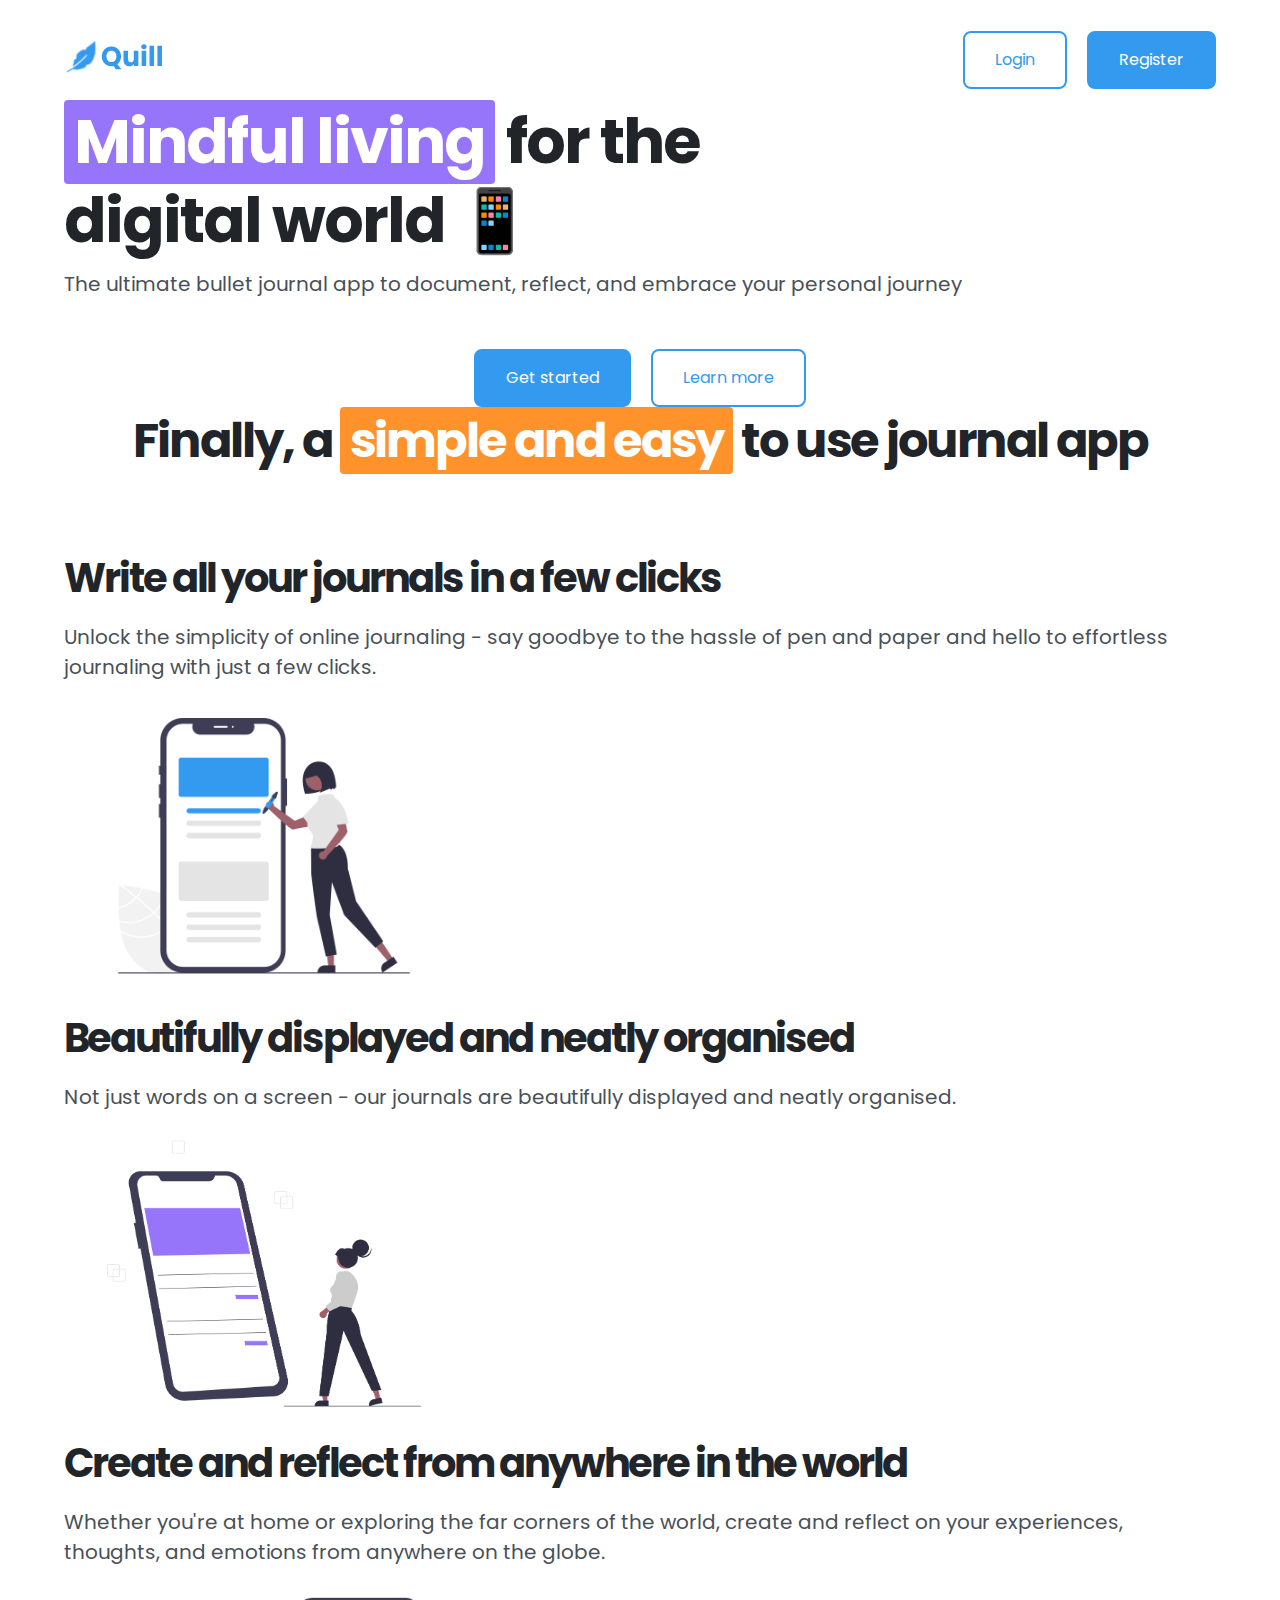
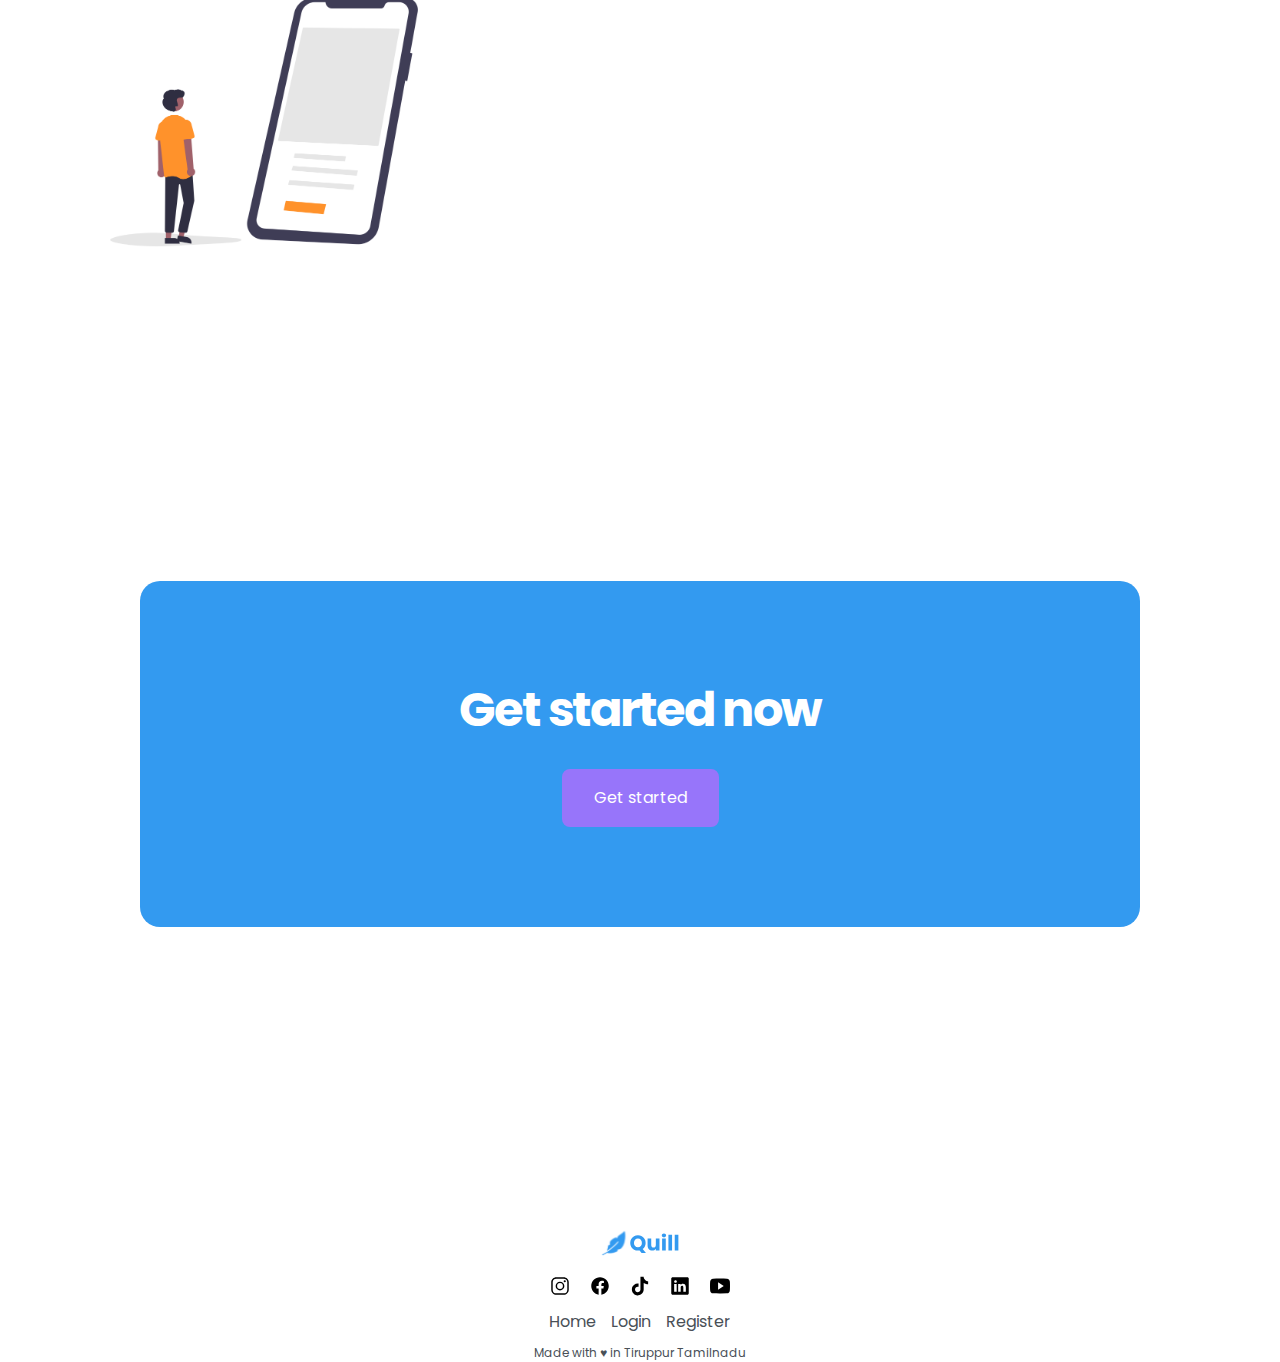
<file: index.html>
<!DOCTYPE html>
<html lang="en">
<head>
  <meta charset="UTF-8">
  <link rel="preconnect" href="https://fonts.googleapis.com">
  <link rel="preconnect" href="https://fonts.gstatic.com" crossorigin>
  <link href="https://fonts.googleapis.com/css2?family=Poppins:ital,wght@0,100;0,200;0,300;0,400;0,500;0,600;0,700;0,800;0,900;1,100;1,200;1,300;1,400;1,500;1,600;1,700;1,800;1,900&display=swap" rel="stylesheet">
  <link rel="stylesheet" href="app.css">
  <title>Paperly</title>
</head>
<body>
  <div class="container">
    <header>
      <nav class="navbar">
        <!-- NAVIGATION -->
        <a href="index.html"><img class="logo-pm" src="images/quill.svg" alt="quill logo"></a> 
        <ul class="header-button">
          <li><a class="btn btn-primary-outline" href="login.html">Login</a></li>
          <li><a class="btn btn-primary" href="register.html">Register</a></li>
        </ul>
      </nav>

      <section class="Hero-section">
        <!-- HERO SECTION -->
        <h1 class="h1-section"><span class="highlight highlight-secondary">Mindful living</span> for the <br> digital world 📱</h1>
        <p class="para-section">The ultimate bullet journal app to document, reflect, and embrace your personal journey </p>
        <ul class="hero-button">
          <li><a class="btn btn-primary" href="register.html">Get started</a></li>
          <li><a class="btn btn-primary-outline" 
          href="#features">Learn more</a></li>
        </ul>
      </section>
    </header>

    <main>
      <section class="feature-section">
          <!-- FEATURE SECTION -->
        <h2 id="features" class="features">Finally, a <span class="highlight highlight-teritary">simple and easy</span> to use journal app</h2>

        <div>
          <h3 class="features-heading">Write all your journals in a few clicks</h3>
          <p>Unlock the simplicity of online journaling - say goodbye to the hassle of pen and paper and hello to effortless journaling with just a few clicks. </p>
          <img class="feature-image" src="images/features-1.png" alt="Simple online journaling">
        </div>

        <div>
          <h3 class="features-heading">Beautifully displayed and neatly organised</h3>
          <p>Not just words on a screen - our journals are beautifully displayed and neatly organised.</p>
          <img class="feature-image" src="images/features-2.png" alt="Beautifully digital journals">
        </div>
        
        <div>
          <h3 class="features-heading">Create and reflect from anywhere in the world</h3>
          <p>Whether you're at home or exploring the far corners of the world, create and reflect on your experiences, thoughts, and emotions from anywhere on the globe. </p>
          <img class="feature-image" src="images/features-3.png" alt="Create journals anywhere">
        </div>
      </section>

      <section class="cta-section">
        <div  class="cta-card">
          <!-- CTA SECTION -->
          <h2 class="cta-heading">Get started now</h2>
          <a class="btn btn-secondary" href="register.html">Get started</a>
        </div>
      </section>
    </main>

    <footer class="footer">
        <!-- FOOTER SECTION -->
        <a href="index.html"><img class="logo-sec" src="images/quill.svg" alt="quill logo"></a> 

        <ul class="footer-s-icons">
          <!-- In this you need to add the following social media accounts to the list by using the anchor tag with hyperlinks -->
          <li><img class="social-icons" src="images/instagram.svg" alt="instagram logo"></li>
          <li><img class="social-icons" src="images/facebook.svg" alt="facebook logo"></li>
          <li><img class="social-icons" src="images/tiktok.svg" alt="tiktok logo"></li>
          <li><img class="social-icons" src="images/linkedin.svg" alt="linkedin logo"></li>
          <li><img class="social-icons" src="images/youtube.svg" alt="youtube logo"></li>
        </ul>
        <ul class="footer-navbar">
          <li><a href="index.html">Home</a></li>
          <li><a href="login.html">Login</a></li>
          <li><a href="register.html">Register</a></li>
        </ul>

        <p class="small-text">Made with ♥︎ in
        Tiruppur Tamilnadu</p>
    </footer>
  </div>

</body>

</html>
</file>
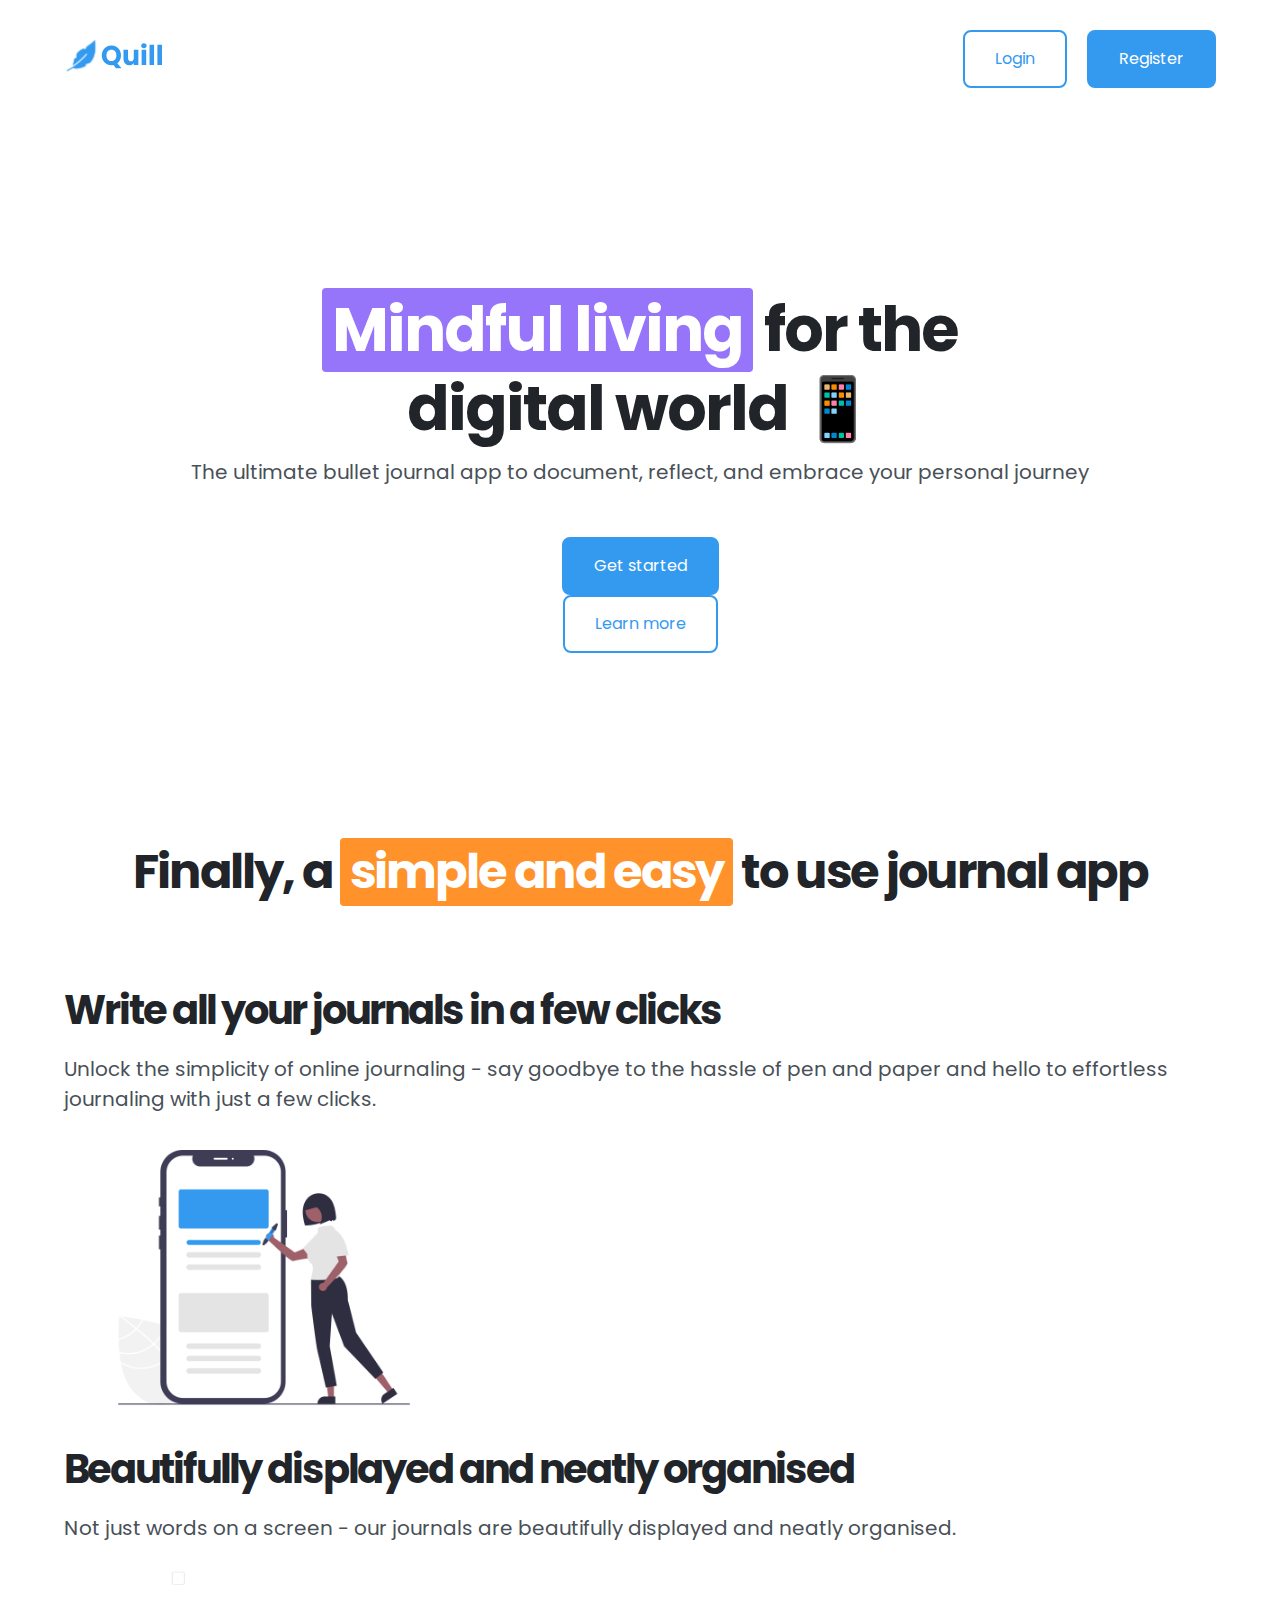
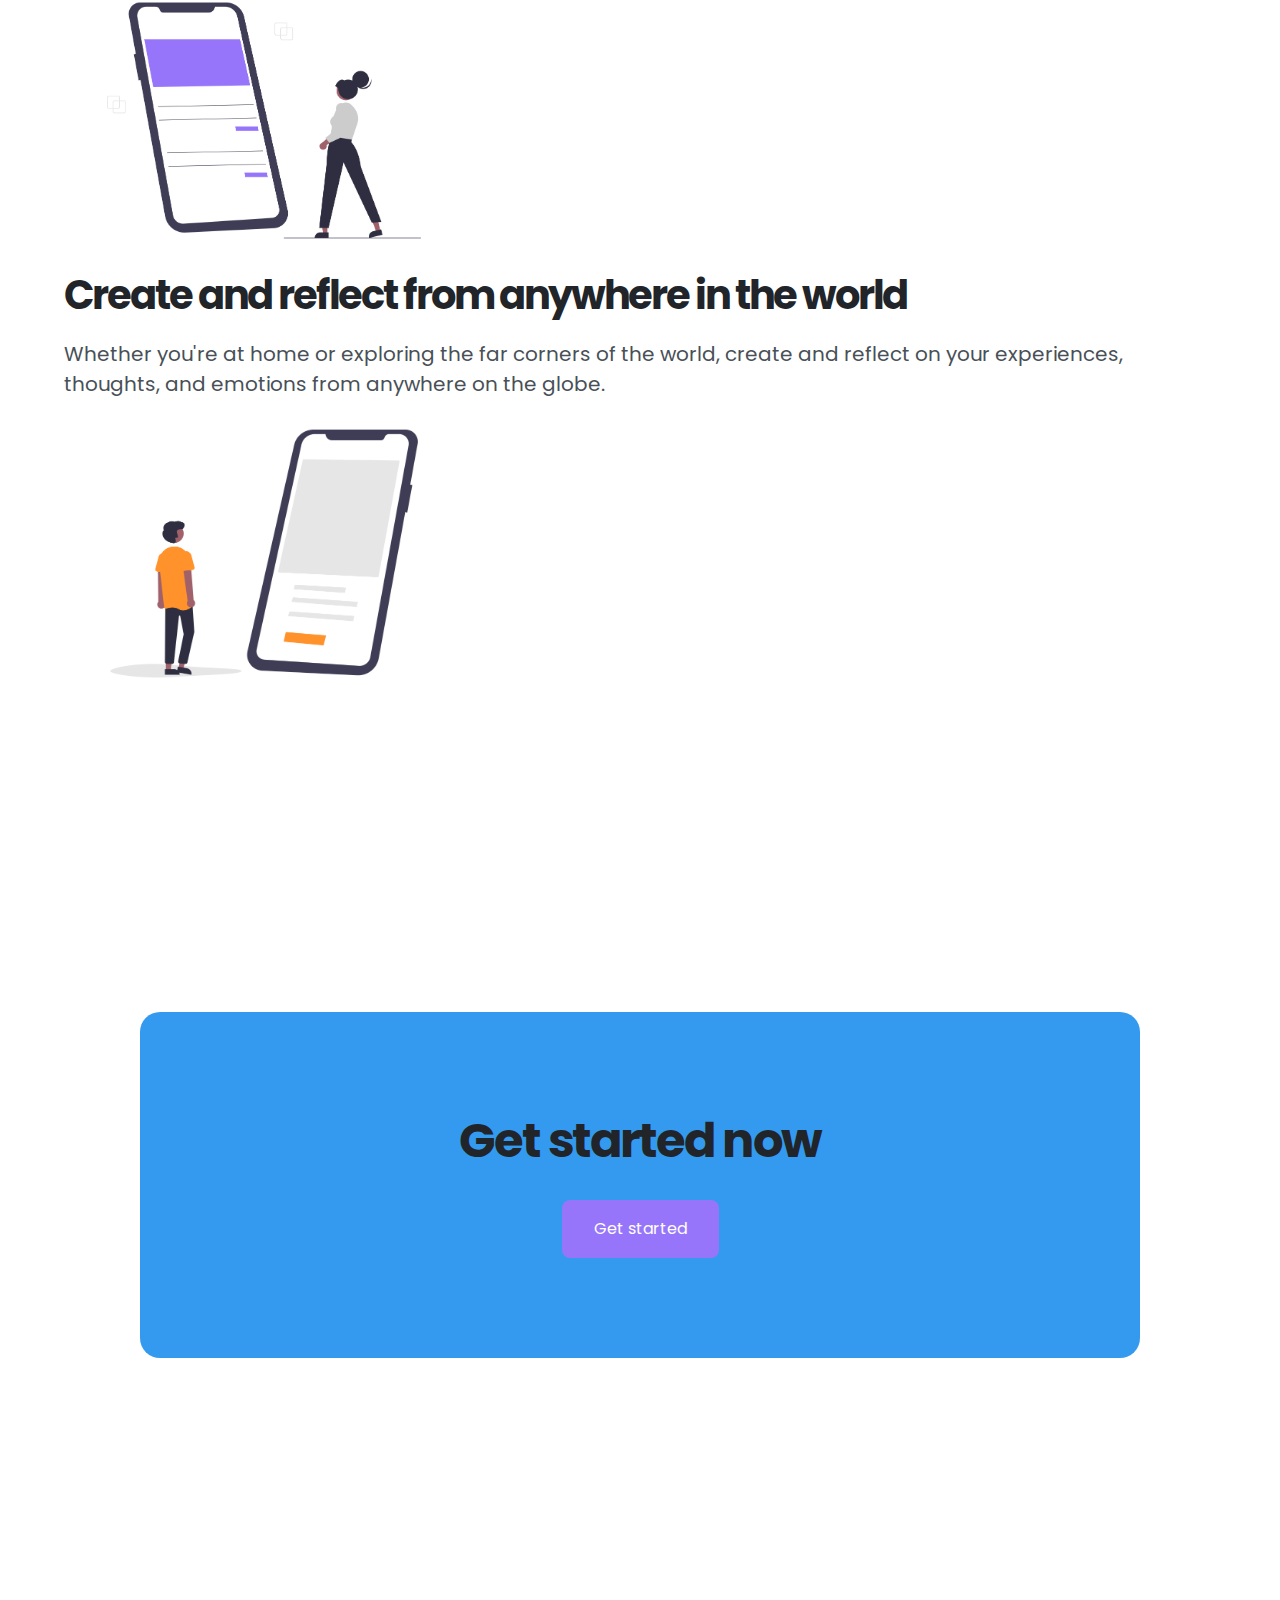
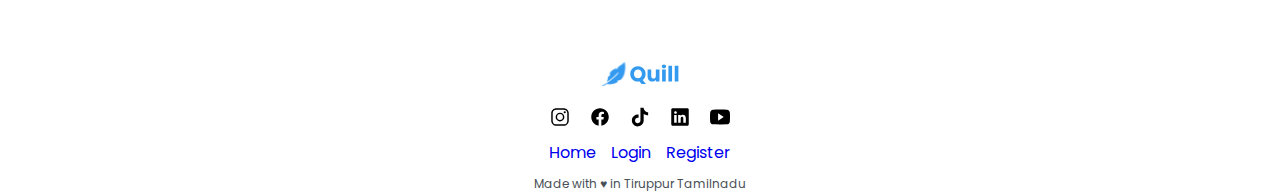
<file: Quill/index.html>
<!DOCTYPE html>
<html lang="en">
<head>
  <meta charset="UTF-8">
  <link rel="preconnect" href="https://fonts.googleapis.com">
  <link rel="preconnect" href="https://fonts.gstatic.com" crossorigin>
  <link href="https://fonts.googleapis.com/css2?family=Poppins:ital,wght@0,100;0,200;0,300;0,400;0,500;0,600;0,700;0,800;0,900;1,100;1,200;1,300;1,400;1,500;1,600;1,700;1,800;1,900&display=swap" rel="stylesheet">
  <link rel="stylesheet" href="app.css">
  <title>Paperly</title>
</head>
<body>
  <div class="container">
    <header>
      <nav class="navbar">
        <!-- NAVIGATION -->
        <a href="index.html"><img class="logo-pm" src="images/quill.svg" alt="quill logo"></a> 
        <ul class="header-button">
          <li><a class="btn btn-primary-outline" href="login.html">Login</a></li>
          <li><a class="btn btn-primary" href="register.html">Register</a></li>
        </ul>
      </nav>

      <section class="Hero-section">
        <!-- HERO SECTION -->
        <h1 class="h1-section"><span class="highlight highlight-secondary">Mindful living</span> for the <br> digital world 📱</h1>
        <p class="para-section">The ultimate bullet journal app to document, reflect, and embrace your personal journey </p>
        <ul>
          <li><a class="btn btn-primary" href="register.html">Get started</a></li>
          <li><a class="btn btn-primary-outline" 
          href="#features">Learn more</a></li>
        </ul>
      </section>
    </header>

    <main>
      <section class="feature-section">
          <!-- FEATURE SECTION -->
        <h2 id="features" class="features">Finally, a <span class="highlight highlight-teritary">simple and easy</span> to use journal app</h2>

        <div>
          <h3 class="features-heading">Write all your journals in a few clicks</h3>
          <p>Unlock the simplicity of online journaling - say goodbye to the hassle of pen and paper and hello to effortless journaling with just a few clicks. </p>
          <img class="feature-image" src="images/features-1.png" alt="Simple online journaling">
        </div>

        <div>
          <h3 class="features-heading">Beautifully displayed and neatly organised</h3>
          <p>Not just words on a screen - our journals are beautifully displayed and neatly organised.</p>
          <img class="feature-image" src="images/features-2.png" alt="Beautifully digital journals">
        </div>
        
        <div>
          <h3 class="features-heading">Create and reflect from anywhere in the world</h3>
          <p>Whether you're at home or exploring the far corners of the world, create and reflect on your experiences, thoughts, and emotions from anywhere on the globe. </p>
          <img class="feature-image" src="images/features-3.png" alt="Create journals anywhere">
        </div>
      </section>

      <section class="cta-section">
        <div  class="cta-card">
          <!-- CTA SECTION -->
          <h2 class="cta-heading">Get started now</h2>
          <a class="btn btn-secondary" href="register.html">Get started</a>
        </div>
      </section>
    </main>

    <footer class="footer">
        <!-- FOOTER SECTION -->
        <a href="index.html"><img class="logo-sec" src="images/quill.svg" alt="quill logo"></a> 

        <ul class="footer-s-icons">
          <!-- In this you need to add the following social media accounts to the list by using the anchor tag with hyperlinks -->
          <li><img class="social-icons" src="images/instagram.svg" alt="instagram logo"></li>
          <li><img class="social-icons" src="images/facebook.svg" alt="facebook logo"></li>
          <li><img class="social-icons" src="images/tiktok.svg" alt="tiktok logo"></li>
          <li><img class="social-icons" src="images/linkedin.svg" alt="linkedin logo"></li>
          <li><img class="social-icons" src="images/youtube.svg" alt="youtube logo"></li>
        </ul>
        <ul class="footer-navbar">
          <li><a href="index.html">Home</a></li>
          <li><a href="login.html">Login</a></li>
          <li><a href="register.html">Register</a></li>
        </ul>

        <p class="small-text">Made with ♥︎ in
        Tiruppur Tamilnadu</p>
    </footer>
  </div>

</body>

</html>
</file>
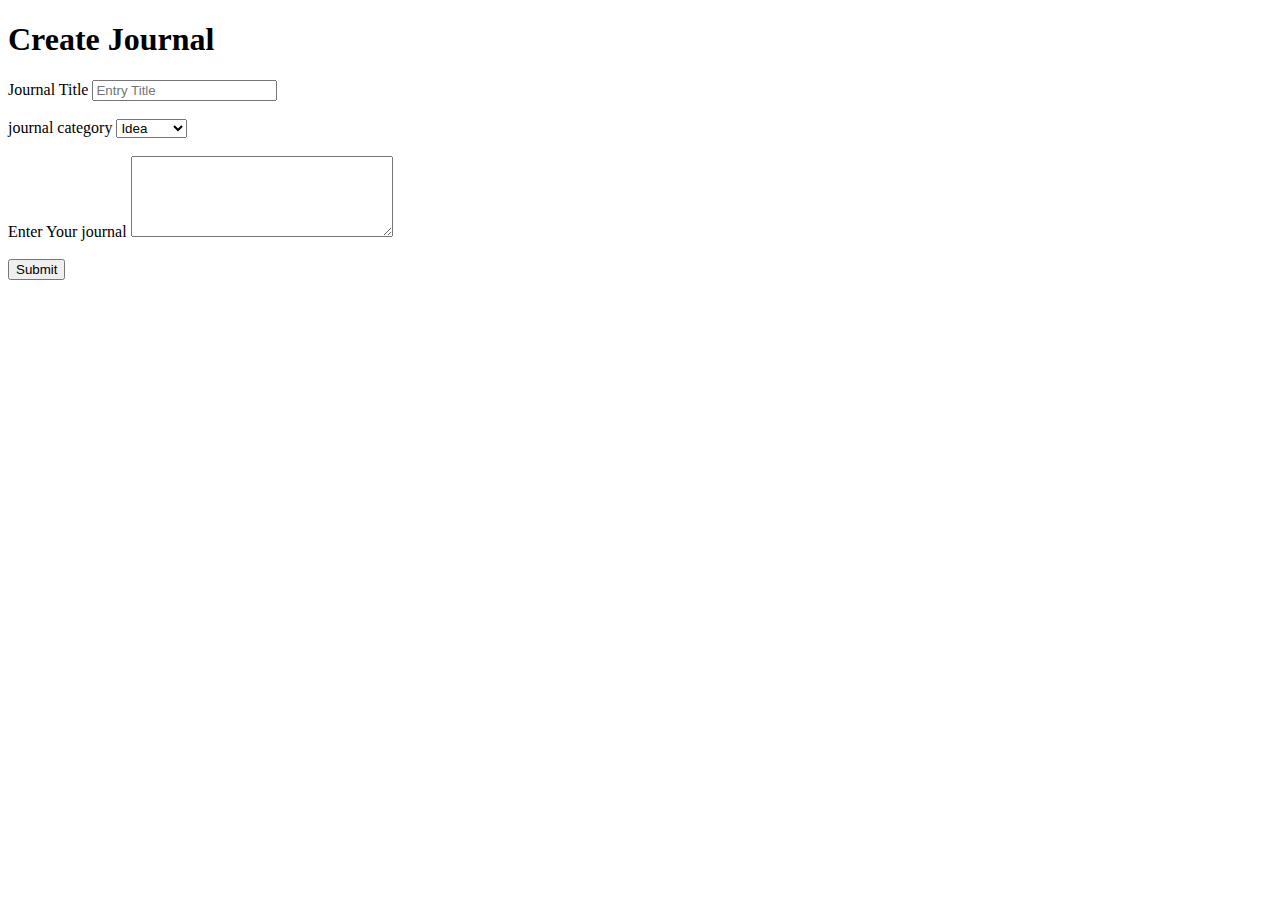
<file: Quill/create-journal.html>
<!DOCTYPE html>
<html lang="en">
<head>
  <meta charset="UTF-8">
  <meta name="viewport" content="width=device-width, initial-scale=1.0">
  <title>Create Journal</title>
</head>
<body>
  <h1>Create Journal</h1>

  <form action="/api/v1/journlas" method="post">
    <label for="main-title">Journal Title</label>
    <input id="main-title" type="text" name="title" placeholder="Entry Title" minlength="3" required>
    
    <br>
    <br>

    <label for="journal-category">journal category</label>
    <select name="category" id="journal-category" required>
      <option value="idea">Idea</option>
      <option value="note">Note</option>
      <option value="goal">Goal</option>
      <option value="habit">Habit</option>
      <option value="memory">Memory</option>
      <option value="mood">Mood</option>
      <option value="event">Event</option>
      <option value="task">Task</option>
    </select>

    <br>
    <br>
    <label for="journal-entry">Enter Your journal</label>
    <textarea name="entry" id="journal-entry" cols="30" rows="5" minlength="10" required></textarea>

    <br>
    <br>
    <button type="submit">Submit</button>
  </form>
</body>
</html>
</file>
<file: app.css>
:root {
  /* FONT SIZES  */
  --text-sm: 1.2rem;
  --text-base: 1.6rem;
  --text-paragraph: 2rem;
  --text-h5: 2.4rem;
  --text-h4: 3.2rem;
  --text-h3: 4rem;
  --text-h2: 4.8rem;
  --text-h1: 6.2rem;

  /* FONT WEIGHT */
  --font-weight-normal: 400;
  --font-weight-bold: 700;

  /* LINE HEIGHTS */
  --line-height-tight: 1.2;
  --line-height-normal: 1.5;

  /* LETTER SPACING */
  --letter-spacing-tight: -2px;

  /* FONT FAMILY */
  --font-family: 'poppins',sans-serif;

  /* COLORS */
  --primary-base:#339af0;
  --primary-tint: #d0ebff;
  --primary-shade: #1c7ed6;
  --secondary-base: #9775fa;
  --secondary-tint: #e5dbff;
  --secondary-shade: #7048e8;
  --tertiary-base: #ff922b;
  --tertiary-tint:#ffe8cc;
  --tertiary-shade: #f76707;
  --grey-base: #495057;
  --grey-tint: #f1f3f5;
  --grey-shdae: #212529;
  --white: #ffffff;
  --black: #000000;
  
  /* MISCELLANEOUS */
  --nav-height: 80px;
}
* {
   box-sizing: border-box;
   margin: 0px;
   padding: 0px;
}
html {
  font-size: 10px;
}
body {
  font-family: var(--font-family);
  font-weight: var(--font-weight-normal);
  line-height: var(--line-height-normal);
  color: var(--grey-base)
}
.container {
  max-width: 1200px;
  margin: 0px auto;
  width: 90%;
}
h1, h2, h3, h4, h5{
  font-weight: var(--font-weight-bold);
  letter-spacing: var(--letter-spacing-tight);
  line-height: var(--line-height-tight);
  color: var(--grey-shdae);
}
h1 {
  font-size: var(--text-h1);
}
h2 {
  font-size: var(--text-h2);
}
h3 {
  font-size: var(--text-h3);
}
h4 {
  font-size: var(--text-h4);
}
h5 {
  font-size: var(--text-h5);
}
p {
  font-size: var(--text-paragraph);
  line-height: var(--line-height-normal);
}
a {
  text-decoration: none;
  font-size: var(--text-base);
  display: inline-block;
}
a:link, a:visited, a:hover, a:active{
  color: var(--grey-base);
}
ul {
  list-style: none;
}
span {
  display: inline-block;
}
.small-text {
  font-size: var(--text-sm);
}
.btn {
  font-weight: 400px;
  text-decoration: none;
  font-size: var(--text-base);
  padding: 1.5rem 3rem;
  border-radius: 8px;
}
.btn-primary:link, .btn-primary:visited{
  color: var(--white);
  background-color: var(--primary-base); 
  border: 2px solid var(--primary-base);
}
.btn-primary:hover, .btn-primary:active{
  color: var(--white);
  background-color: var(--primary-shade);
  border: 2px solid var(--primary-shade);
}
.btn-primary-outline:link, 
.btn-primary-outline:visited {
  color: var(--primary-base);
  background-color: Var(--white);
  border: 2px solid var(--primary-base);
}
.btn-primary-outline:hover, 
.btn-primary-outline:active {
  color: var(--primary-shade);
  background-color: var(--white);
  border: 2px solid var(--primary-shade);
}

.btn-secondary:link, .btn-secondary:visited{
  color: var(--white);
  background-color: var(--secondary-base);
  border: 2px solid var(--secondary-base);
}
.btn-secondary:hover, .btn-secondary:active{
  color: var(--white);
  background-color: var(--secondary-shade); 
  border: 2px solid var(--secondary-shade);
}

.highlight {
  color: var(--white);
  padding: 0.5rem 1rem;
  border-radius: 4px;
}
.highlight-primary {
  background-color: var(--primary-base);
}
.highlight-secondary {
  background-color: var(--secondary-base);
}
.highlight-teritary{
  background-color: var(--tertiary-base);
}
.feature-section {
  margin-bottom: 30rem;
}
.features {
  text-align: center;
  margin-bottom: 8rem;
}
.features-heading {
  margin-bottom: 2rem;
}
.feature-image {
  max-width: 400px;
  width: 100%;
}
.cta-section {
  margin-bottom: 30rem;
  display: flex;
  justify-content: center;
}
.cta-card {
  text-align: center;
  background-color: var(--primary-base);
  max-width: 1000px;
  width: 100%;
  padding: 10rem 20rem;
  border-radius: 20px;
  margin: 0px auto;
}
.cta-heading {
  margin-bottom: 3rem;
  color: var(--white);
}
.social-icons {
  width: 20px;
}
.logo-pm {
  width: 100px;
}
.logo-sec {
  width: 80px;
}
.navbar {
  height: var(--nav-height);
  display: flex;
  flex-direction: row;
  justify-content: space-between;
  align-items: center;
  margin-top: 2rem;
}
.header-button {
  display: flex;
  gap: 2rem;
}
.hero-section {
    height: calc(100vh - var(--nav-height));
    min-height: 450px;
    text-align: center;
    margin-bottom: 10rem;
    display: flex;
    flex-direction: column;
    justify-content: center;
}
.hero-button {
  display: flex;
  justify-content: center;
  gap: 2rem;
}
.h1-section {
  margin-bottom: 1rem;
}
.features-grid-container {
  display: grid;
  grid-template-columns: 1fr 1fr;
  row-gap: 10rem;
  column-gap: 5rem;
  justify-items: center;
  align-items: center;
}
.feature-image-swap {
  grid-row: 2/3;
  grid-column: 1/2;
}
.para-section {
  margin-bottom: 5rem;
}
.footer {
  display: flex;
  flex-direction: column;
  align-items: center;
  gap: 1rem;
}
.footer-s-icons {
  display: flex;
  gap: 2rem;
}
.footer-navbar {
  display: flex;
  gap: 1.5rem;
}
.footer-icon-heart {
  color: var(--secondary-base);
}
</file>
<file: Quill/app.css>
:root {
  /* FONT SIZES  */
  --text-sm: 1.2rem;
  --text-base: 1.6rem;
  --text-paragraph: 2rem;
  --text-h5: 2.4rem;
  --text-h4: 3.2rem;
  --text-h3: 4rem;
  --text-h2: 4.8rem;
  --text-h1: 6.2rem;

  /* FONT WEIGHT */
  --font-weight-normal: 400;
  --font-weight-bold: 700;

  /* LINE HEIGHTS */
  --line-height-tight: 1.2;
  --line-height-normal: 1.5;

  /* LETTER SPACING */
  --letter-spacing-tight: -2px;

  /* FONT FAMILY */
  --font-family: 'poppins',sans-serif;

  /* COLORS */
  --primary-base:#339af0;
  --primary-tint: #d0ebff;
  --primary-shade: #1c7ed6;
  --secondary-base: #9775fa;
  --secondary-tint: #e5dbff;
  --secondary-shade: #7048e8;
  --tertiary-base: #ff922b;
  --tertiary-tint:#ffe8cc;
  --tertiary-shade: #f76707;
  --grey-base: #495057;
  --grey-tint: #f1f3f5;
  --grey-shdae: #212529;
  --white: #ffffff;
  --black: #000000;
  
  /* MISCELLANEOUS */
  --nav-height: 300X;
}
* {
   box-sizing: border-box;
   margin: 0px;
   padding: 0px;
}
html {
  font-size: 10px;
}
body {
  font-family: var(--font-family);
  font-weight: var(--font-weight-normal);
  line-height: var(--line-height-normal);
  color: var(--grey-base)
}
.container {
  max-width: 1200px;
  margin: 0px auto;
  width: 90%;
}
h1, h2, h3, h4, h5{
  font-weight: var(--font-weight-bold);
  letter-spacing: var(--letter-spacing-tight);
  line-height: var(--line-height-tight);
  color: var(--grey-shdae);
}
h1 {
  font-size: var(--text-h1);
}
h2 {
  font-size: var(--text-h2);
}
h3 {
  font-size: var(--text-h3);
}
h4 {
  font-size: var(--text-h4);
}
h5 {
  font-size: var(--text-h5);
}
p {
  font-size: var(--text-paragraph);
  line-height: var(--line-height-normal);
}
a {
  text-decoration: none;
  font-size: var(--text-base);
  display: inline-block;
}
ul {
  list-style: none;
}
span {
  display: inline-block;
}
.small-text {
  font-size: var(--text-sm);
}
.btn {
  font-weight: 400px;
  text-decoration: none;
  font-size: var(--text-base);
  padding: 1.5rem 3rem;
  border-radius: 8px;
}
.btn-primary:link, .btn-primary:visited{
  color: var(--white);
  background-color: var(--primary-base); 
  border: 2px solid var(--primary-base);
}
.btn-primary:hover, .btn-primary:active{
  color: var(--white);
  background-color: var(--primary-shade);
  border: 2px solid var(--primary-shade);
}
.btn-primary-outline:link, 
.btn-primary-outline:visited {
  color: var(--primary-base);
  background-color: Var(--white);
  border: 2px solid var(--primary-base);
}
.btn-primary-outline:hover, 
.btn-primary-outline:active {
  color: var(--primary-shade);
  background-color: var(--white);
  border: 2px solid var(--primary-shade);
}

.btn-secondary:link, .btn-secondary:visited{
  color: var(--white);
  background-color: var(--secondary-base);
  border: 2px solid var(--secondary-base);
}
.btn-secondary:hover, .btn-secondary:active{
  color: var(--white);
  background-color: var(--secondary-shade); 
  border: 2px solid var(--secondary-shade);
}

.highlight {
  color: var(--white);
  padding: 0.5rem 1rem;
  border-radius: 4px;
}
.highlight-primary {
  background-color: var(--primary-base);
}
.highlight-secondary {
  background-color: var(--secondary-base);
}
.highlight-teritary{
  background-color: var(--tertiary-base);
}
.header-section {
  height: 100vh;
  min-height: 800px;
}
.Hero-section {
  text-align: center;
}
.feature-section {
  margin-bottom: 30rem;
}
.features {
  text-align: center;
  margin-bottom: 8rem;
}
.features-heading {
  margin-bottom: 2rem;
}
.feature-image {
  max-width: 400px;
  width: 100%;
}
.cta-section {
  margin-bottom: 30rem;
}
.cta-card {
  text-align: center;
  background-color: var(--primary-base);
  max-width: 1000px;
  padding: 10rem 20rem;
  border-radius: 20px;
  margin: 0px auto;
}
.cta-heading {
  margin-bottom: 3rem;
}
.social-icons {
  width: 20px;
}
.logo-pm {
  width: 100px;
}
.logo-sec {
  width: 80px;
}
.navbar {
  height: var(--nav-height);
  margin-bottom: 20rem;
  display: flex;
  flex-direction: row;
  justify-content: space-between;
  align-items: center;
  margin-top: 3rem;
}
.header-button {
  display: flex;
  gap: 2rem;
}

.Hero-section {
  height: calc(100vh - var(--nav-height));
  min-height: 450px;
  text-align: center;
  margin-bottom: 10rem;
}
.h1-section {
  margin-bottom: 1rem;
}
.para-section {
  margin-bottom: 5rem;
}
.footer {
  display: flex;
  flex-direction: column;
  align-items: center;
  gap: 1rem;
}
.footer-s-icons {
  display: flex;
  gap: 2rem;
}
.footer-navbar {
  display: flex;
  gap: 1.5rem;
}
</file>
